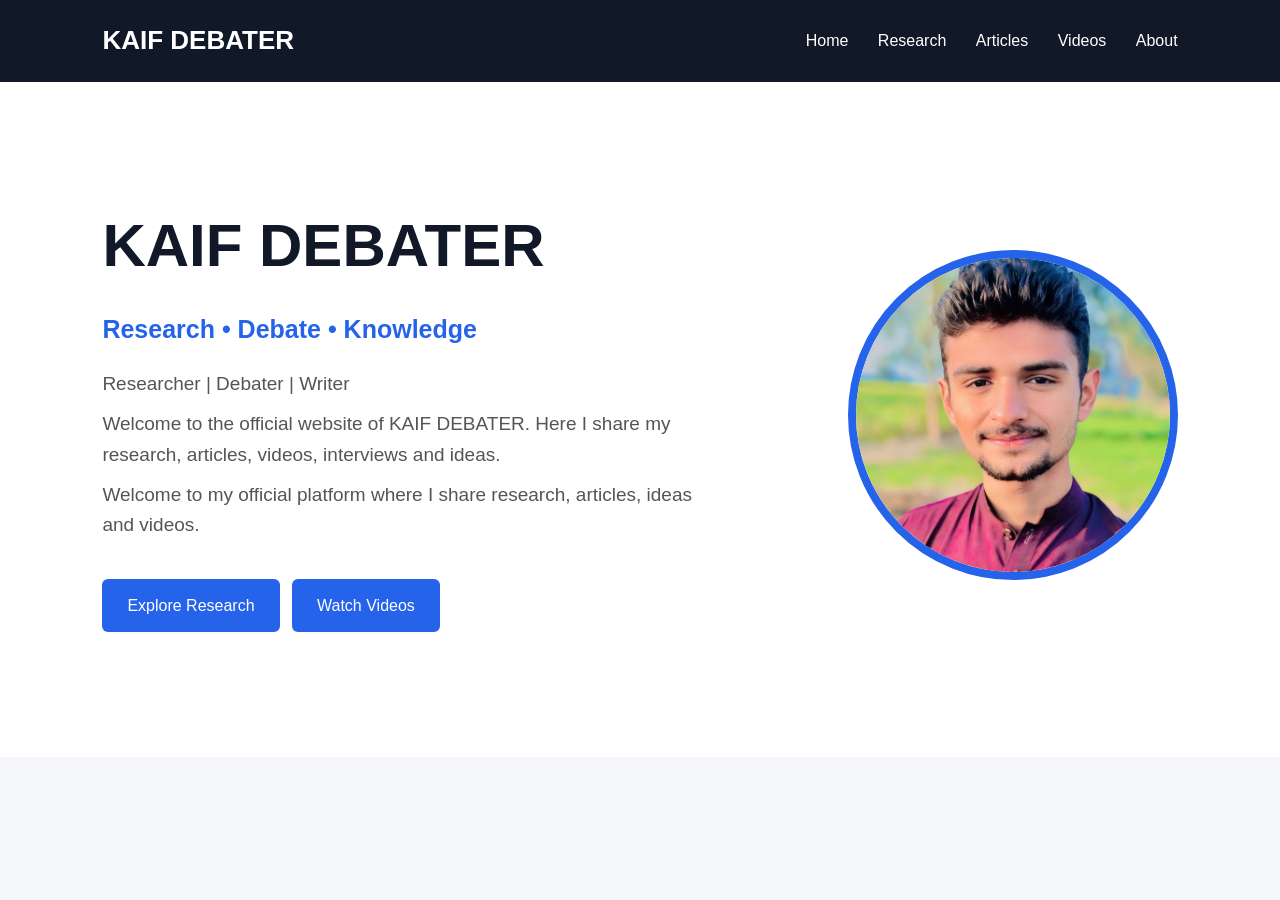
<file: index.html>
<!DOCTYPE html>
<html lang="en">

<head>
    <meta charset="UTF-8">
    <meta name="viewport" content="width=device-width, initial-scale=1.0">

    <title>KAIF DEBATER</title>

    <link rel="stylesheet" href="style.css">
</head>

<body>

    <!-- Navigation -->

    <header>

        <div class="logo">
            KAIF DEBATER
        </div>

        <nav>
            <a href="index.html">Home</a>
            <a href="research.html">Research</a>
            <a href="articles.html">Articles</a>
            <a href="videos.html">Videos</a>
            <a href="about.html">About</a>
        </nav>

    </header>


    <!-- Hero -->

    <section class="hero">

        <div class="hero-text">

            <h1>KAIF DEBATER</h1>

            <h2>Research • Debate • Knowledge</h2>
<p>
    Researcher | Debater | Writer
</p>

<p>
    Welcome to the official website of KAIF DEBATER.
    Here I share my research, articles, videos,
    interviews and ideas.
</p>
            <p>
                Welcome to my official platform where I share
                research, articles, ideas and videos.
            </p>

            <div class="buttons">

                <a href="research.html" class="btn">
                    Explore Research
                </a>

                <a href="https://youtube.com/@kaifdebater-j6x?si=cnqmpFw9etON6v_a" class="btn">
                    Watch Videos
                </a>

            </div>

        </div>


        <div class="hero-image">
<img src="KAIF.JPEG.jpeg" alt="Kaif Debater">
        </div>

    </section>
</file>
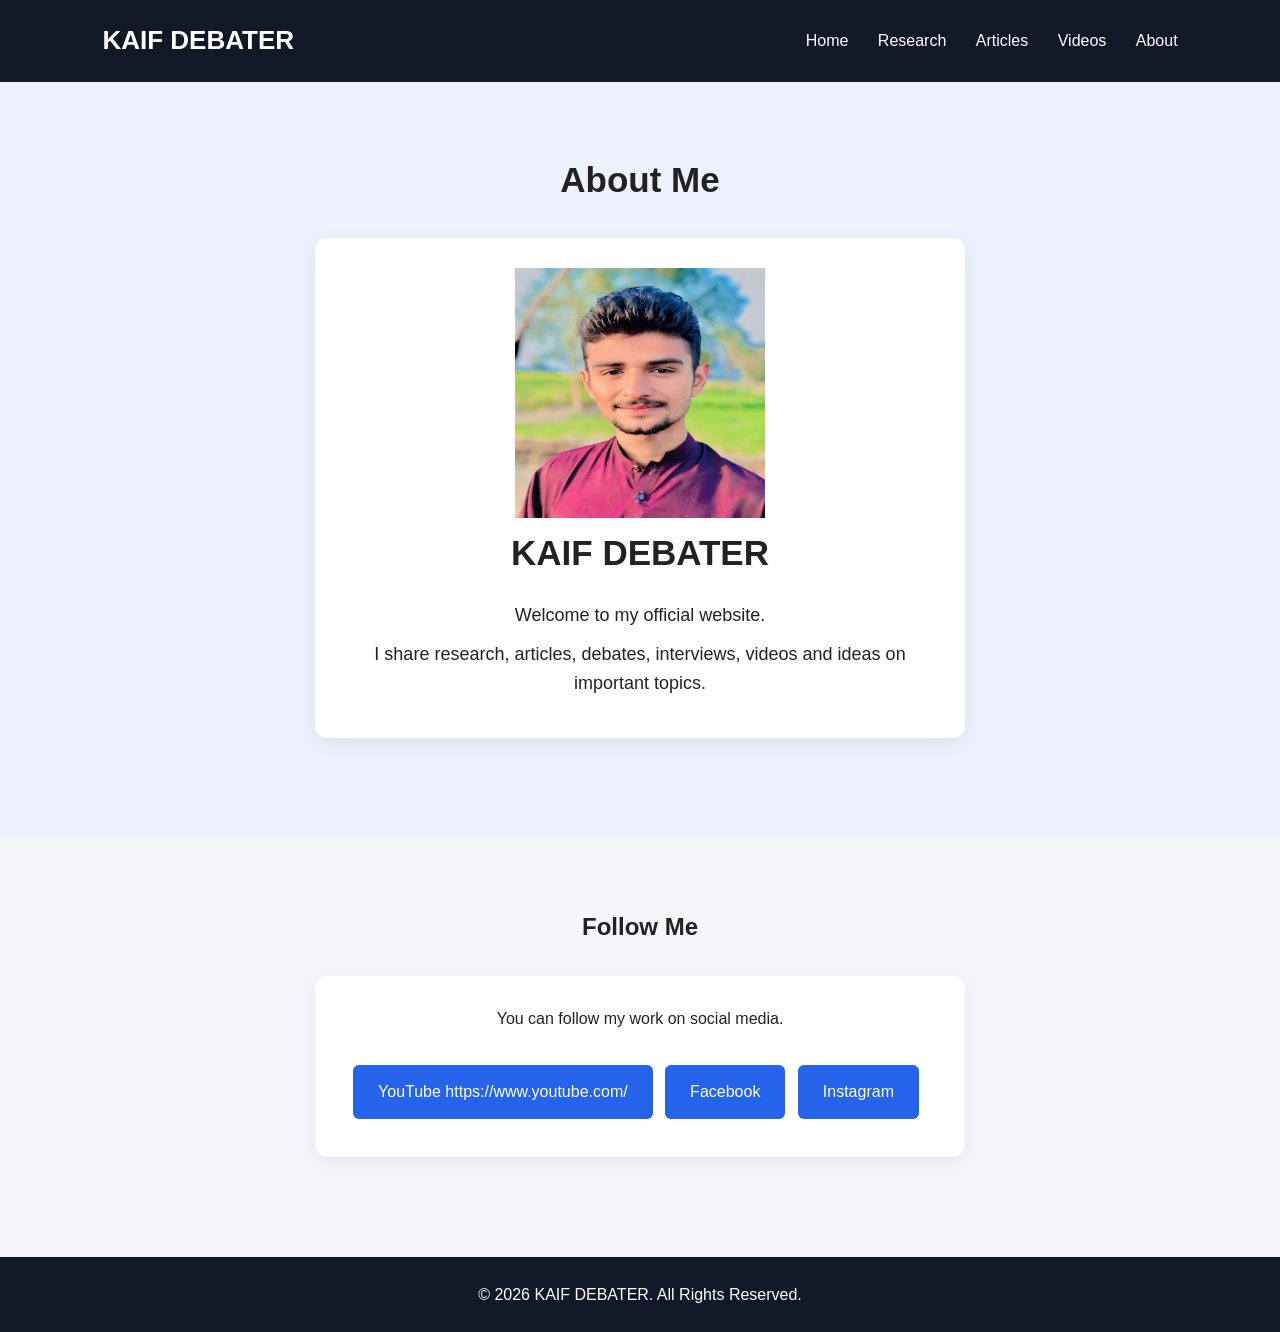
<file: about.html>
<!DOCTYPE html>
<html lang="en">

<head>
    <meta charset="UTF-8">
    <meta name="viewport" content="width=device-width, initial-scale=1.0">

    <title>About | KAIF DEBATER</title>

    <link rel="stylesheet" href="style.css">
</head>

<body>

    <header>

        <div class="logo">
            KAIF DEBATER
        </div>

        <nav>
            <a href="index.html">Home</a>
            <a href="research.html">Research</a>
            <a href="articles.html">Articles</a>
            <a href="videos.html">Videos</a>
            <a href="about.html">About</a>
        </nav>

    </header>


    <section class="about">

        <h1>About Me</h1>

        <div class="card">

            <img 
                src="KAIF.JPEG.jpeg" 
                alt="Kaif Debater"
                class="hero-image"
                 width="250"
                 height="250"
            >

            <h2>KAIF DEBATER</h2>

            <p>
                Welcome to my official website.
            </p>

            <p>
                I share research, articles, debates, interviews,
                videos and ideas on important topics.
            </p>

        </div>

    </section>


    <section class="videos">

        <h2>Follow Me</h2>

        <div class="card">

            <p>
                You can follow my work on social media.
            </p>

            <br>

            <a href="https://www.youtube.com/" 
               target="_blank" 
               class="btn">
                YouTube
                https://www.youtube.com/
            </a>

            <a href="https://www.facebook.com/" 
               target="_blank" 
               class="btn">
                Facebook
            </a>

            <a href="https://www.instagram.com/" 
               target="_blank" 
               class="btn">
                Instagram
            </a>

        </div>

    </section>


    <footer>

        <p>
            © 2026 KAIF DEBATER. All Rights Reserved.
        </p>

    </footer>

</body>

</html>
</file>
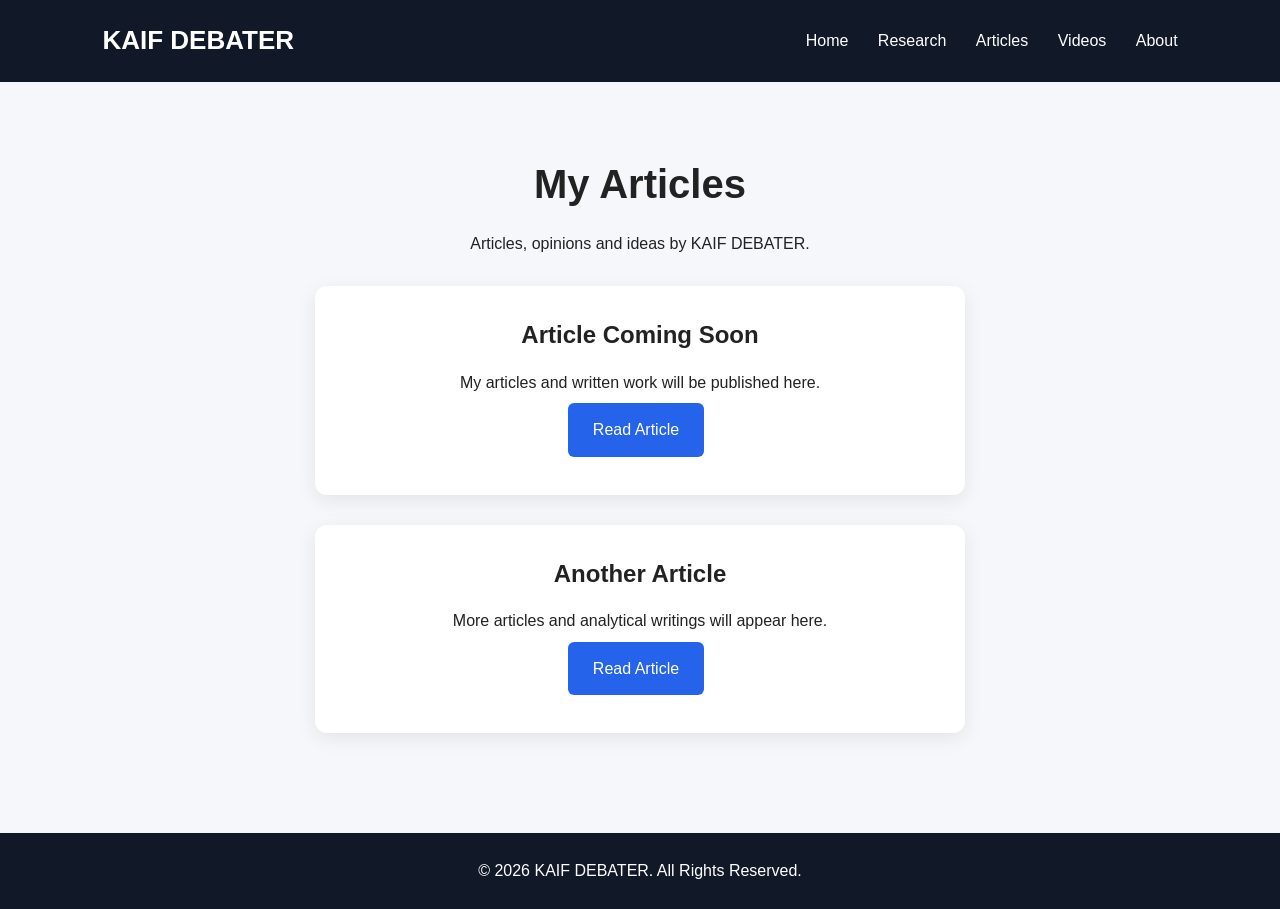
<file: articles.html>
<!DOCTYPE html>
<html lang="en">

<head>
    <meta charset="UTF-8">
    <meta name="viewport" content="width=device-width, initial-scale=1.0">

    <title>Articles | KAIF DEBATER</title>

    <link rel="stylesheet" href="style.css">
</head>

<body>

    <!-- Header -->

    <header>

        <div class="logo">
            KAIF DEBATER
        </div>

        <nav>
            <a href="index.html">Home</a>
            <a href="research.html">Research</a>
            <a href="articles.html">Articles</a>
            <a href="videos.html">Videos</a>
            <a href="about.html">About</a>
        </nav>

    </header>


    <!-- Articles -->

    <section class="articles">

        <h1>My Articles</h1>

        <p>
            Articles, opinions and ideas by KAIF DEBATER.
        </p>


        <div class="card">

            <h2>Article Coming Soon</h2>

            <p>
                My articles and written work will be published here.
            </p>

            <a href="#" class="btn">
                Read Article
            </a>

        </div>


        <div class="card">

            <h2>Another Article</h2>

            <p>
                More articles and analytical writings will appear here.
            </p>

            <a href="#" class="btn">
                Read Article
            </a>

        </div>

    </section>


    <!-- Footer -->

    <footer>

        <p>
            © 2026 KAIF DEBATER. All Rights Reserved.
        </p>

    </footer>

</body>

</html>
</file>
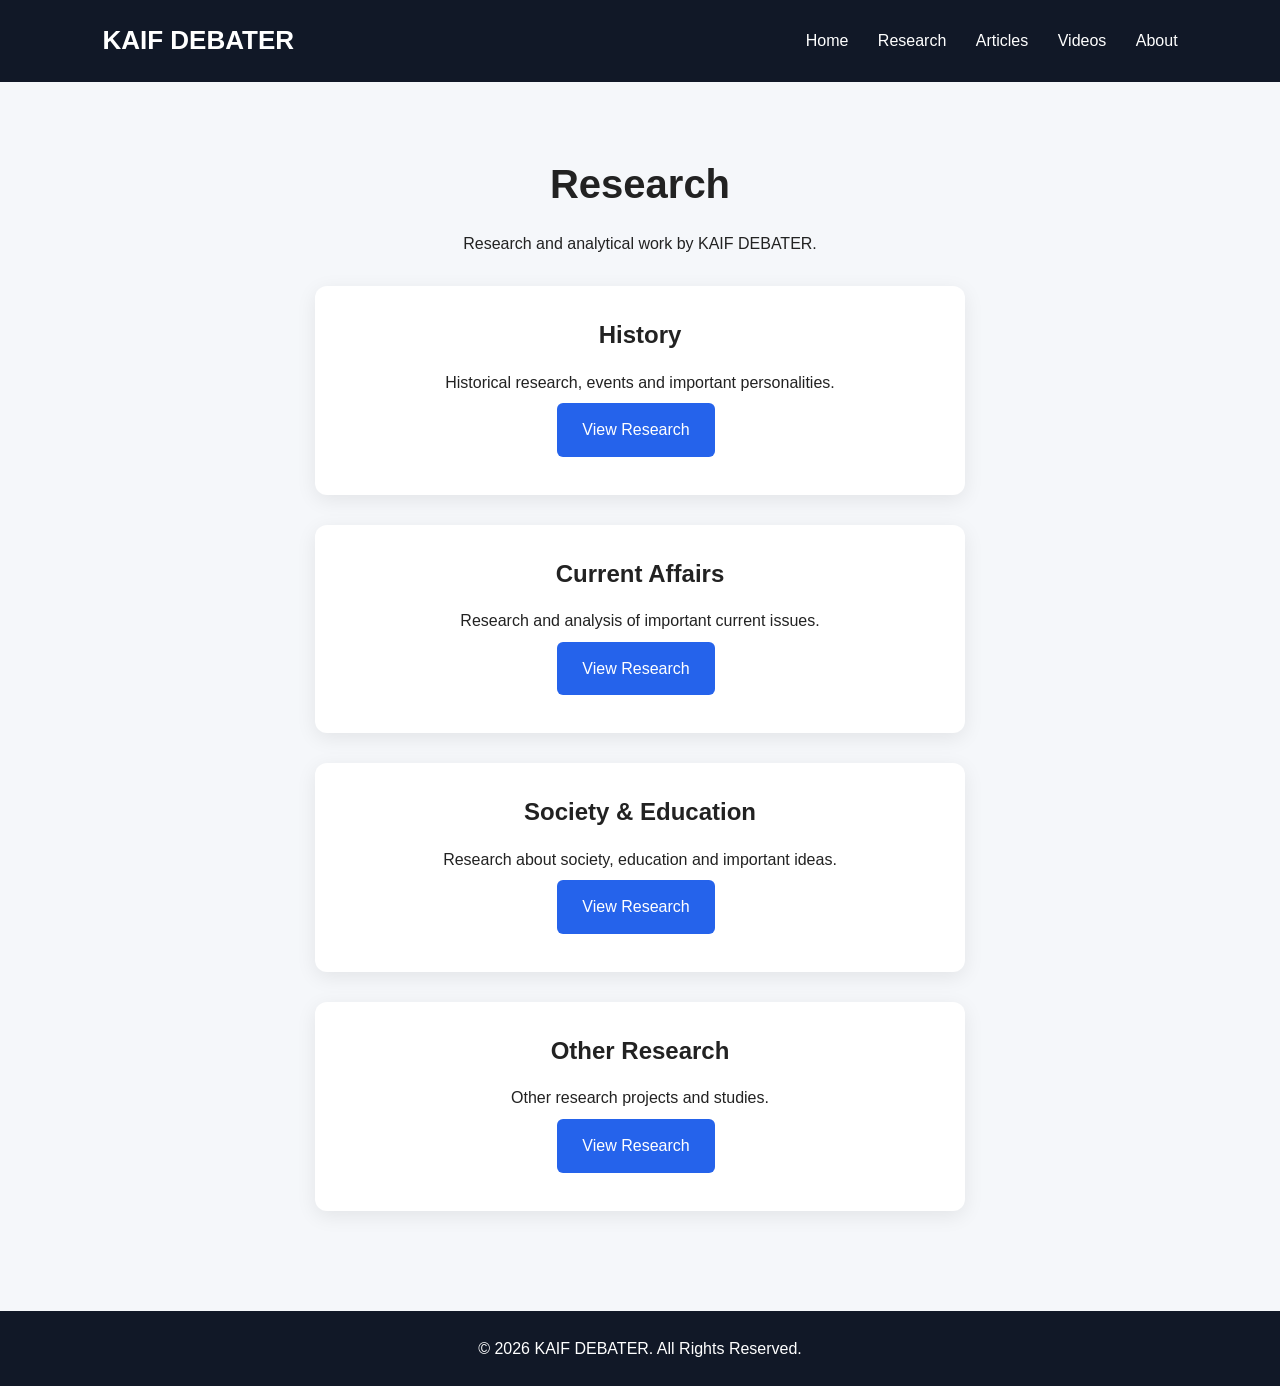
<file: research.html>
<!DOCTYPE html>
<html lang="en">
<head>
    <meta charset="UTF-8">
    <meta name="viewport" content="width=device-width, initial-scale=1.0">

    <title>Research | KAIF DEBATER</title>

    <link rel="stylesheet" href="style.css">
</head>

<body>

    <header>

        <div class="logo">
            KAIF DEBATER
        </div>

        <nav>
            <a href="index.html">Home</a>
            <a href="research.html">Research</a>
            <a href="articles.html">Articles</a>
            <a href="videos.html">Videos</a>
            <a href="about.html">About</a>
        </nav>

    </header>


    <section class="research">

    <h1>Research</h1>

    <p>
        Research and analytical work by KAIF DEBATER.
    </p>


    <div class="card">

        <h2>History</h2>

        <p>
            Historical research, events and important personalities.
        </p>

        <a href="#" class="btn">View Research</a>

    </div>


    <div class="card">

        <h2>Current Affairs</h2>

        <p>
            Research and analysis of important current issues.
        </p>

        <a href="#" class="btn">View Research</a>

    </div>


    <div class="card">

        <h2>Society & Education</h2>

        <p>
            Research about society, education and important ideas.
        </p>

        <a href="#" class="btn">View Research</a>

    </div>


    <div class="card">

        <h2>Other Research</h2>

        <p>
            Other research projects and studies.
        </p>

        <a href="#" class="btn">View Research</a>

    </div>

</section>

    <footer>

        <p>
            © 2026 KAIF DEBATER. All Rights Reserved.
        </p>

    </footer>

</body>
</html>
</file>
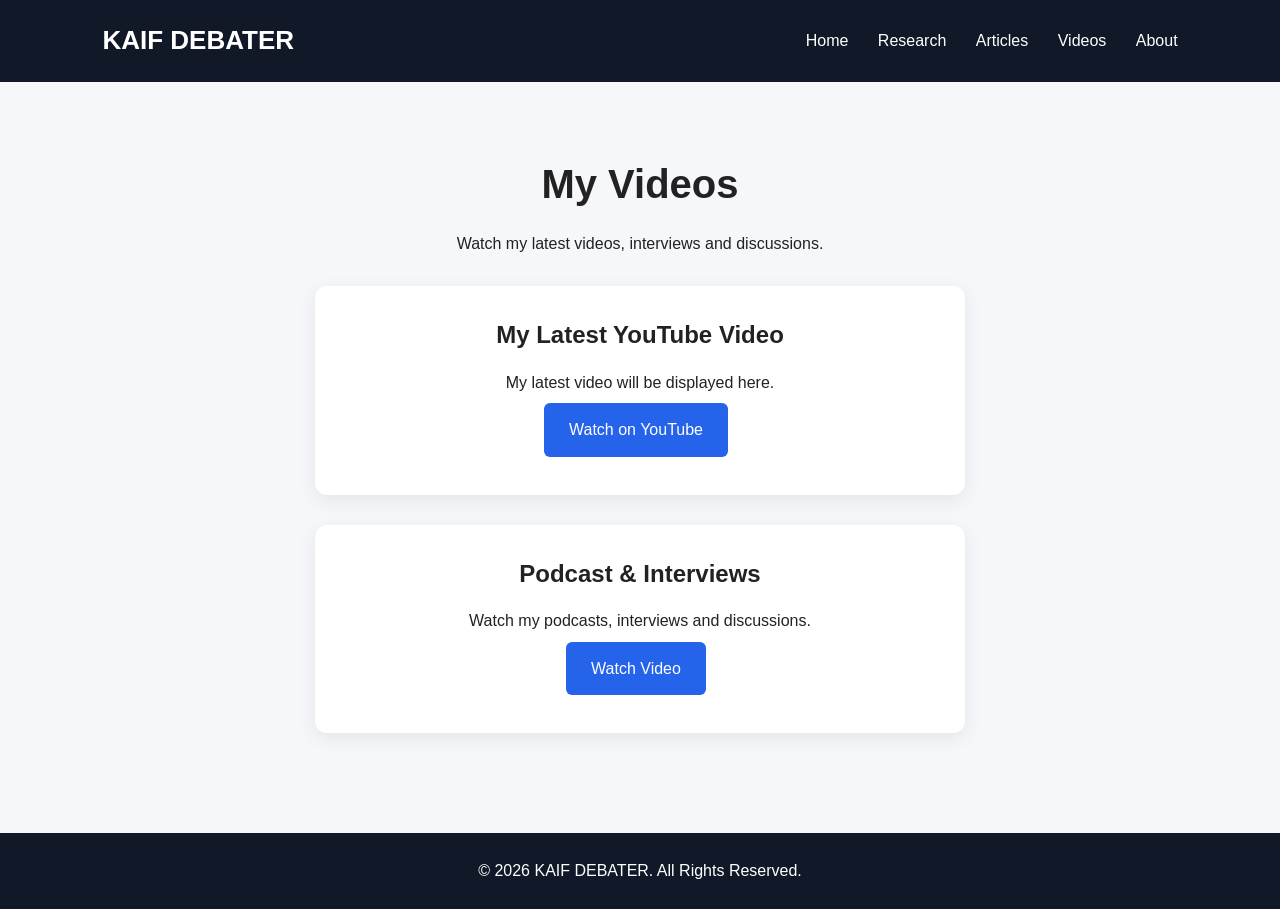
<file: videos.html>
<!DOCTYPE html>
<html lang="en">

<head>
    <meta charset="UTF-8">
    <meta name="viewport" content="width=device-width, initial-scale=1.0">

    <title>Videos | KAIF DEBATER</title>

    <link rel="stylesheet" href="style.css">
</head>

<body>

    <header>

        <div class="logo">
            KAIF DEBATER
        </div>

        <nav>
            <a href="index.html">Home</a>
            <a href="research.html">Research</a>
            <a href="articles.html">Articles</a>
            <a href="videos.html">Videos</a>
            <a href="about.html">About</a>
        </nav>

    </header>


    <section class="videos">

        <h1>My Videos</h1>

        <p>
            Watch my latest videos, interviews and discussions.
        </p>


        <div class="card">

            <h2>My Latest YouTube Video</h2>

            <p>
                My latest video will be displayed here.
            </p>

            <a href="https://www.youtube.com/" 
               target="_blank" 
               class="btn">

                Watch on YouTube

            </a>

        </div>


        <div class="card">

            <h2>Podcast & Interviews</h2>

            <p>
                Watch my podcasts, interviews and discussions.
            </p>

            <a href="https://www.youtube.com/" 
               target="_blank" 
               class="btn">

                Watch Video

            </a>

        </div>

    </section>


    <footer>

        <p>
            © 2026 KAIF DEBATER. All Rights Reserved.
        </p>

    </footer>

</body>

</html>
</file>
<file: style.css>
/* =========================
   KAIF DEBATER WEBSITE
   ========================= */

* {
    margin: 0;
    padding: 0;
    box-sizing: border-box;
}

body {
    font-family: Arial, sans-serif;
    background: #f5f7fa;
    color: #222;
    line-height: 1.6;
}

/* =========================
   HEADER
   ========================= */

header {
    background: #111827;
    color: white;
    padding: 20px 8%;
    display: flex;
    justify-content: space-between;
    align-items: center;
}

.logo {
    font-size: 26px;
    font-weight: bold;
}

nav a {
    color: white;
    text-decoration: none;
    margin-left: 25px;
    font-size: 16px;
}

nav a:hover {
    color: #60a5fa;
}

/* =========================
   HERO
   ========================= */

.hero {
    min-height: 75vh;
    padding: 70px 8%;
    display: flex;
    justify-content: space-between;
    align-items: center;
    gap: 50px;
    background: white;
}

.hero-text {
    max-width: 600px;
}

.hero h1 {
    font-size: 60px;
    margin-bottom: 15px;
    color: #111827;
}

.hero h2 {
    font-size: 25px;
    margin-bottom: 20px;
    color: #2563eb;
}

.hero p {
    font-size: 19px;
    color: #555;
    margin-bottom: 10px;
}

.hero-image img {
    width: 330px;
    height: 330px;
    border-radius: 50%;
    object-fit: cover;
    border: 8px solid #2563eb;
}

/* =========================
   BUTTONS
   ========================= */

.buttons {
    margin-top: 30px;
}

.btn {
    display: inline-block;
    padding: 14px 25px;
    margin: 8px 8px 8px 0;
    background: #2563eb;
    color: white;
    text-decoration: none;
    border-radius: 6px;
    transition: 0.3s;
}

.btn:hover {
    background: #1d4ed8;
    transform: translateY(-2px);
}

/* =========================
   HOME WORK SECTION
   ========================= */

.home-sections {
    padding: 70px 8%;
    text-align: center;
    background: #f5f7fa;
}

.home-sections h2 {
    font-size: 38px;
    margin-bottom: 40px;
}

.work-container {
    display: flex;
    justify-content: center;
    gap: 25px;
    flex-wrap: wrap;
}

.work-card {
    width: 300px;
    padding: 35px 25px;
    background: white;
    border-radius: 12px;
    box-shadow: 0 5px 20px rgba(0, 0, 0, 0.08);
    transition: 0.3s;
}

.work-card:hover {
    transform: translateY(-8px);
}

.work-card h3 {
    font-size: 25px;
    margin-bottom: 15px;
}

.work-card p {
    color: #555;
    margin-bottom: 20px;
}

/* =========================
   ABOUT
   ========================= */

.about {
    padding: 70px 8%;
    text-align: center;
    background: #eef2ff;
}

.about h1,
.about h2 {
    font-size: 35px;
    margin-bottom: 20px;
}

.about p {
    font-size: 18px;
    margin-bottom: 10px;
}

/* =========================
   RESEARCH & VIDEOS
   ========================= */

.research,
.videos,
.articles {
    padding: 70px 8%;
    text-align: center;
}

.research h1,
.videos h1,
.articles h1 {
    font-size: 40px;
    margin-bottom: 15px;
}

.research h2,
.videos h2,
.articles h2 {
    margin-bottom: 15px;
}

/* =========================
   CARDS
   ========================= */

.card {
    max-width: 650px;
    margin: 30px auto;
    padding: 30px;
    background: white;
    border-radius: 12px;
    box-shadow: 0 5px 20px rgba(0, 0, 0, 0.08);
}

/* =========================
   FOOTER
   ========================= */

footer {
    background: #111827;
    color: white;
    text-align: center;
    padding: 25px;
}

/* =========================
   MOBILE
   ========================= */

@media (max-width: 768px) {

    header {
        flex-direction: column;
        gap: 20px;
        text-align: center;
    }

    nav a {
        margin: 5px;
        display: inline-block;
    }

    .hero {
        flex-direction: column;
        text-align: center;
        padding: 50px 6%;
    }

    .hero h1 {
        font-size: 42px;
    }

    .hero h2 {
        font-size: 21px;
    }

    .hero-image img {
        width: 250px;
        height: 250px;
    }

    .home-sections,
    .about,
    .research,
    .articles,
    .videos {
        padding: 50px 6%;
    }

    .work-card {
        width: 100%;
        max-width: 350px;
    }
}
.about-image {
    width: 250px;
    height: 250px;
    object-fit: cover;
    border-radius: 50%;
}
</file>
